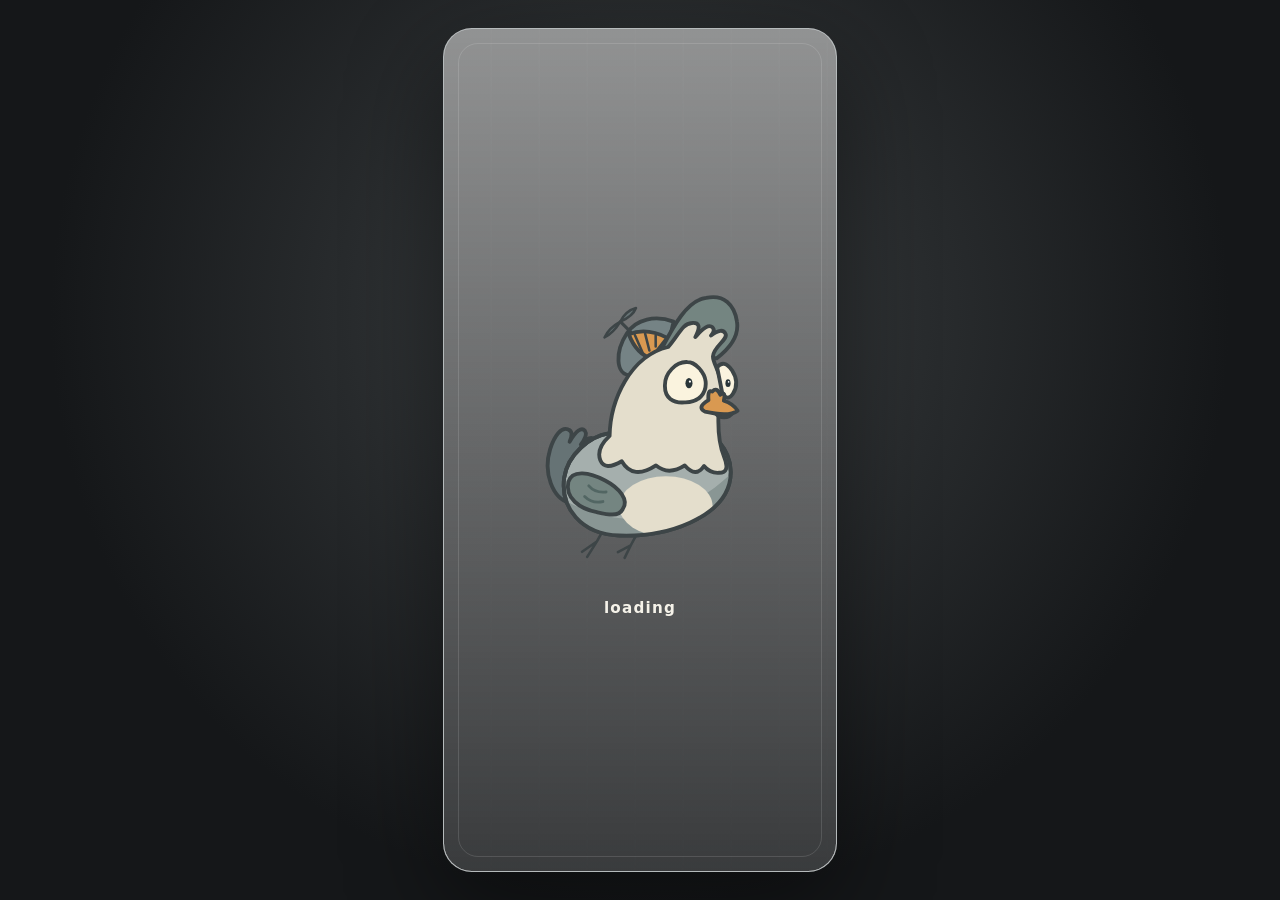
<file: index.html>
<!doctype html>
<html lang="hr">
  <head>
    <meta charset="UTF-8" />
    <meta name="viewport" content="width=device-width, initial-scale=1, viewport-fit=cover, maximum-scale=1, user-scalable=no" />
    <meta name="theme-color" content="#25282b" />
    <meta
      name="description"
      content="Doleti u Dido — mala mobile-first endless flyer igra o golubu koji leti iznad grada."
    />
    <link
      rel="icon"
      type="image/svg+xml"
      href="data:image/svg+xml,%3Csvg xmlns='http://www.w3.org/2000/svg' viewBox='0 0 64 64'%3E%3Crect width='64' height='64' rx='14' fill='%2325282b'/%3E%3Cpath d='M18 15h25v34H18z' fill='%23f5b82e'/%3E%3Cpath d='M43 23h7v18h-7' fill='none' stroke='%23f5b82e' stroke-width='6'/%3E%3Cpath d='M18 15h25v8H18z' fill='%23fff4c4'/%3E%3C/svg%3E"
    />
    <title>Doleti u Dido</title>
    <link rel="stylesheet" href="./styles/style.css" />
  </head>
  <body>
    <main class="game-shell" aria-label="Doleti u Dido — endless flyer igra">
      <canvas id="game-canvas" aria-label="Prostor igre"></canvas>

      <section id="loading-screen" class="screen screen-loading" aria-label="Učitavanje igre">
        <img class="loading-image" src="./assets/images/bird/bird_image.svg" alt="Doleti u Dido" />
        <p class="loading-line">loading</p>
        <p class="loading-line loading-tap" hidden>tap</p>
      </section>

      <section id="hud" class="hud" aria-label="Rezultat igre" hidden>
        <div class="hud-block hud-health" aria-label="Životi">
          <svg class="health-heart" viewBox="0 0 24 24" aria-label="Život 1"><path d="M12 21S3 15.2 3 8.5A4.5 4.5 0 0 1 12 6a4.5 4.5 0 0 1 9 2.5C21 15.2 12 21 12 21Z"/></svg>
          <svg class="health-heart" viewBox="0 0 24 24" aria-label="Život 2"><path d="M12 21S3 15.2 3 8.5A4.5 4.5 0 0 1 12 6a4.5 4.5 0 0 1 9 2.5C21 15.2 12 21 12 21Z"/></svg>
          <svg class="health-heart" viewBox="0 0 24 24" aria-label="Život 3"><path d="M12 21S3 15.2 3 8.5A4.5 4.5 0 0 1 12 6a4.5 4.5 0 0 1 9 2.5C21 15.2 12 21 12 21Z"/></svg>
        </div>
        <div class="hud-block hud-beer" aria-label="Skupljene pive">
          <span class="beer-icon" aria-hidden="true"></span>
          <strong id="beer-value">0</strong>
        </div>
        <div class="hud-block hud-coffee" aria-label="Skupljene kave">
          <span class="coffee-icon" aria-hidden="true">
            <span class="coffee-steam"></span>
          </span>
          <strong id="coffee-value">0</strong>
        </div>
      </section>

      <section id="start-screen" class="screen screen-start">
        <div class="brand-mark" aria-hidden="true">
          <span class="wing wing-left"></span>
          <span class="mug"><span></span></span>
          <span class="wing wing-right"></span>
        </div>
        <p class="eyebrow">&nbsp;</p>
        <h1>Doleti<br />u Dido</h1>
        <p class="screen-copy">Drži goluba u zraku.</p>
        <button id="play-button" class="primary-button" type="button">
          <span>IGRAJ</span>
          <span aria-hidden="true">→</span>
        </button>
        <p class="control-hint"><span>Tap</span> ili <kbd>Space</kbd> za zamah</p>
      </section>

      <section id="game-over-screen" class="screen screen-over" hidden>
        <p class="eyebrow">LET JE ZAVRŠEN</p>
        <h2>KRAJ<br />RUNDE</h2>
        <div class="results" aria-label="Rezultati runde">
          <div class="result-main">
            <span>UKUPNO</span>
            <strong id="final-score">0</strong>
          </div>
          <div>
            <span>PIVE</span>
            <strong id="final-beers">0</strong>
          </div>
          <div>
            <span>KAVE</span>
            <strong id="final-coffees">0</strong>
          </div>
        </div>
        <button id="replay-button" class="primary-button" type="button">
          <span>PONOVNO</span>
          <span aria-hidden="true">↻</span>
        </button>
      </section>

      <section id="pause-overlay" class="pause-overlay" hidden>
        <h2>PAUZA</h2>
        <p>Pritisni Esc ili P za nastavak</p>
      </section>

      <div id="touch-prompt" class="touch-prompt" hidden aria-hidden="true">
        TAPNI ZA ZAMAH
      </div>
    </main>

    <script src="./assets/backgrounds/renderer.js"></script>
    <script src="./src/debuglos.js"></script>
    <script type="module" src="./src/main.js"></script>
  </body>
</html>
</file>
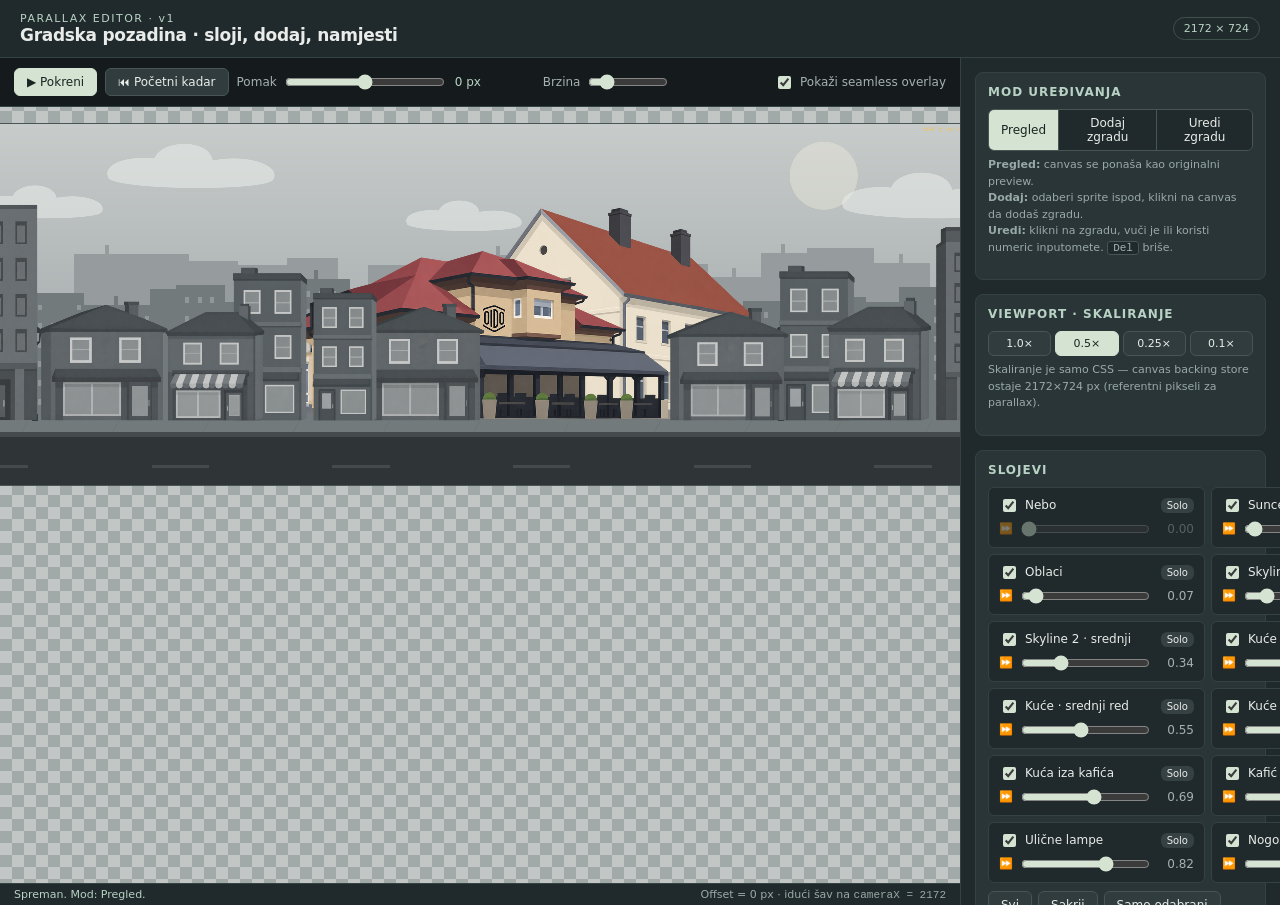
<file: assets/00_Materijali/parallax-city/editor.html>
<!doctype html>
<html lang="hr">
<meta charset="utf-8">
<meta name="viewport" content="width=device-width, initial-scale=1">
<title>Parallax editor · Gradska pozadina</title>
<style>
  :root {
    --bg: #151b1d;
    --bg-card: #202a2c;
    --bg-card-2: #2a3538;
    --border: #354244;
    --border-2: #495554;
    --fg: #e9ece8;
    --fg-dim: #a5b0af;
    --fg-dimmer: #99aaa6;
    --accent: #d4e3d2;
    --accent-2: #b8d2c3;
    --danger: #e07b6b;
    --warn: #e9c46a;
  }
  * { box-sizing: border-box; }
  body {
    margin: 0;
    background: var(--bg);
    color: var(--fg);
    font: 14px system-ui, -apple-system, sans-serif;
    overflow: hidden;
    height: 100vh;
  }
  header {
    display: flex;
    align-items: center;
    justify-content: space-between;
    gap: 16px;
    padding: 12px 20px;
    border-bottom: 1px solid var(--border);
    background: var(--bg-card);
  }
  header h1 {
    font-size: 17px;
    margin: 0;
    letter-spacing: -0.3px;
  }
  header .tag {
    color: var(--accent-2);
    font-size: 11px;
    letter-spacing: 1.5px;
  }
  header .pill {
    font-size: 11px;
    color: var(--accent-2);
    border: 1px solid #40504a;
    padding: 4px 10px;
    border-radius: 30px;
  }
  .layout {
    display: grid;
    grid-template-columns: 1fr 320px;
    height: calc(100vh - 53px);
  }
  @media (max-width: 1000px) {
    .layout { grid-template-columns: 1fr; grid-template-rows: 1fr auto; }
    .sidebar { max-height: 40vh; overflow-y: auto; }
  }
  .stage {
    display: flex;
    flex-direction: column;
    overflow: hidden;
  }
  .stage-toolbar {
    display: flex;
    flex-wrap: wrap;
    gap: 8px;
    align-items: center;
    padding: 10px 14px;
    border-bottom: 1px solid var(--border);
    background: var(--bg);
  }
  .stage-canvas-wrap {
    flex: 1;
    overflow: auto;
    background: repeating-conic-gradient(#a2a9a9 0 25%, #c2c6c4 0 50%) 0/24px 24px;
    padding: 16px;
    position: relative;
    display: flex;
    align-items: flex-start;
    justify-content: center;
  }
  canvas#scene {
    display: block;
    width: 100%;
    height: auto;
    max-width: 100%;
    background: #fff;
    border: 1px solid var(--border-2);
    image-rendering: pixelated;
  }
  .sidebar {
    background: var(--bg-card);
    border-left: 1px solid var(--border);
    overflow-y: auto;
    padding: 14px;
    display: flex;
    flex-direction: column;
    gap: 14px;
  }
  .section {
    background: var(--bg-card-2);
    border: 1px solid var(--border);
    border-radius: 8px;
    padding: 12px;
  }
  .section h2 {
    margin: 0 0 10px;
    font-size: 12px;
    letter-spacing: 1px;
    color: var(--accent-2);
    text-transform: uppercase;
  }
  .row {
    display: flex;
    align-items: center;
    gap: 8px;
    padding: 5px 0;
    font-size: 13px;
  }
  .row label { flex: 1; color: var(--fg-dim); }
  .row .value { font-variant-numeric: tabular-nums; min-width: 50px; text-align: right; color: var(--fg); }
  input[type="range"] { accent-color: var(--accent); flex: 1; min-width: 60px; }
  input[type="checkbox"] { accent-color: var(--accent); }
  button, .btn {
    background: #303c3d;
    border: 1px solid var(--border-2);
    border-radius: 6px;
    padding: 6px 12px;
    cursor: pointer;
    color: inherit;
    font: inherit;
    font-size: 12px;
    transition: background 0.1s;
  }
  button:hover, .btn:hover { background: #455454; }
  button.primary, .btn.primary {
    color: #182521;
    background: var(--accent);
    border-color: var(--accent);
    font-weight: 500;
  }
  button.primary:hover { background: #c5d8c2; }
  button.danger {
    background: #5a3a35;
    border-color: #8b5a52;
    color: var(--danger);
  }
  button.danger:hover { background: #6b463f; }
  button.active {
    background: var(--accent);
    color: #182521;
    border-color: var(--accent);
  }
  button:disabled { opacity: 0.4; cursor: wait; }
  .grid-5 {
    display: grid;
    grid-template-columns: repeat(2, 1fr);
    gap: 6px;
  }
  @media (min-width: 1400px) { .grid-5 { grid-template-columns: repeat(3, 1fr); } }
  .layer-card {
    background: var(--bg-card);
    border: 1px solid var(--border);
    border-radius: 6px;
    padding: 8px 10px;
    font-size: 12px;
  }
  .layer-card.selected {
    border-color: var(--accent);
    box-shadow: 0 0 0 1px var(--accent);
  }
  .layer-card.fixed .speed-row { opacity: 0.4; }
  .layer-card .head {
    display: flex;
    align-items: center;
    gap: 6px;
    margin-bottom: 4px;
  }
  .layer-card .head label {
    flex: 1;
    overflow: hidden;
    text-overflow: ellipsis;
    white-space: nowrap;
    color: var(--fg);
  }
  .speed-row {
    display: flex;
    gap: 6px;
    align-items: center;
    margin-top: 4px;
  }
  .speed-row input { flex: 1; }
  .speed-row output { min-width: 36px; text-align: right; font-variant-numeric: tabular-nums; color: var(--fg-dim); }
  .sprite-card {
    background: var(--bg-card);
    border: 1px solid var(--border);
    border-radius: 6px;
    padding: 8px;
    cursor: grab;
    text-align: center;
    user-select: none;
  }
  .sprite-card:hover { border-color: var(--accent); }
  .sprite-card.selected { border-color: var(--accent); background: #2a3538; }
  .sprite-card .preview {
    width: 100%;
    height: 64px;
    background: repeating-conic-gradient(#3a4444 0 25%, #4a5454 0 50%) 0/12px 12px;
    border-radius: 4px;
    margin-bottom: 6px;
    display: flex;
    align-items: center;
    justify-content: center;
    overflow: hidden;
  }
  .sprite-card .preview img { max-width: 100%; max-height: 100%; display: block; }
  .sprite-card .name {
    font-size: 11px;
    color: var(--fg-dim);
  }
  .selected-info {
    font-size: 12px;
    line-height: 1.5;
  }
  .selected-info .field {
    display: grid;
    grid-template-columns: 60px 1fr;
    align-items: center;
    gap: 6px;
    margin: 3px 0;
  }
  .selected-info input[type="number"] {
    background: var(--bg-card);
    border: 1px solid var(--border-2);
    border-radius: 4px;
    padding: 3px 6px;
    color: var(--fg);
    width: 100%;
    font: inherit;
    font-variant-numeric: tabular-nums;
  }
  .selected-info .label {
    color: var(--fg-dim);
    font-size: 11px;
  }
  .scale-row {
    display: grid;
    grid-template-columns: repeat(4, 1fr);
    gap: 4px;
    margin-top: 6px;
  }
  .scale-row button { padding: 5px 0; font-size: 11px; }
  textarea.export {
    width: 100%;
    background: var(--bg);
    color: var(--fg);
    border: 1px solid var(--border-2);
    border-radius: 4px;
    padding: 6px;
    font-family: ui-monospace, Menlo, monospace;
    font-size: 11px;
    line-height: 1.4;
    resize: vertical;
    min-height: 100px;
    max-height: 280px;
  }
  .status-bar {
    font-size: 11px;
    color: var(--fg-dimmer);
    padding: 4px 14px;
    border-top: 1px solid var(--border);
    background: var(--bg-card);
    display: flex;
    justify-content: space-between;
    gap: 12px;
    flex-wrap: wrap;
  }
  .status-bar .ok { color: var(--accent-2); }
  .status-bar .err { color: var(--danger); }
  .mode-toggle {
    display: flex;
    gap: 0;
    border: 1px solid var(--border-2);
    border-radius: 6px;
    overflow: hidden;
  }
  .mode-toggle button {
    border-radius: 0;
    border: 0;
    border-right: 1px solid var(--border-2);
    background: var(--bg-card);
    padding: 6px 12px;
    font-size: 12px;
  }
  .mode-toggle button:last-child { border-right: 0; }
  .mode-toggle button.active { background: var(--accent); color: #182521; }
  .legend {
    display: flex;
    gap: 10px;
    font-size: 11px;
    color: var(--fg-dimmer);
    align-items: center;
  }
  .legend .dot { display: inline-block; width: 8px; height: 8px; border-radius: 50%; margin-right: 4px; vertical-align: middle; }
  .legend .dot.bbox { background: var(--warn); }
  .legend .dot.handle { background: var(--accent); }
  .legend .dot.selected { background: var(--warn); border: 2px solid var(--accent); }
  .small-note { font-size: 11px; color: var(--fg-dimmer); line-height: 1.5; margin-top: 6px; }
  .kbd {
    background: var(--bg-card);
    border: 1px solid var(--border-2);
    border-radius: 3px;
    padding: 0 5px;
    font: 11px ui-monospace, Menlo, monospace;
    color: var(--fg-dim);
  }
</style>
<main>
  <header>
    <div>
      <div class="tag">PARALLAX EDITOR · v1</div>
      <h1>Gradska pozadina · sloji, dodaj, namjesti</h1>
    </div>
    <span class="pill" id="canvas-info">2172 × 724</span>
  </header>
  <div class="layout">
    <div class="stage">
      <div class="stage-toolbar">
        <button id="play" class="primary" disabled>▶ Pokreni</button>
        <button id="reset">⏮ Početni kadar</button>
        <label style="display:flex;align-items:center;gap:6px;color:var(--fg-dim);font-size:12px;">
          Pomak <input id="camera" type="range" min="-8000" max="8000" step="1" value="0" style="width:160px;">
        </label>
        <span id="status" style="font-size:12px;color:var(--accent-2);min-width:80px;">Učitavanje…</span>
        <label style="display:flex;align-items:center;gap:6px;color:var(--fg-dim);font-size:12px;">
          Brzina <input id="velocity" type="range" min="0" max="600" value="100" style="width:80px;">
        </label>
        <span style="flex:1"></span>
        <label style="display:flex;align-items:center;gap:6px;color:var(--fg-dim);font-size:12px;">
          <input type="checkbox" id="show-loop" checked> Pokaži seamless overlay
        </label>
      </div>
      <div class="stage-canvas-wrap" id="canvas-wrap">
        <canvas id="scene" width="2172" height="724" aria-label="Parallax editor canvas"></canvas>
      </div>
      <div class="status-bar">
        <span id="hint">Učitavam asset-e…</span>
        <span id="loop-info"></span>
      </div>
    </div>
    <aside class="sidebar">
      <div class="section">
        <h2>Mod uređivanja</h2>
        <div class="mode-toggle" id="mode-toggle">
          <button data-mode="view" class="active">Pregled</button>
          <button data-mode="add">Dodaj zgradu</button>
          <button data-mode="edit">Uredi zgradu</button>
        </div>
        <p class="small-note">
          <strong>Pregled:</strong> canvas se ponaša kao originalni preview.<br>
          <strong>Dodaj:</strong> odaberi sprite ispod, klikni na canvas da dodaš zgradu.<br>
          <strong>Uredi:</strong> klikni na zgradu, vuči je ili koristi numeric inputomete.
          <span class="kbd">Del</span> briše.
        </p>
      </div>

      <div class="section">
        <h2>Viewport · skaliranje</h2>
        <div class="scale-row" id="scale-row">
          <button data-scale="1">1.0×</button>
          <button data-scale="0.5" class="active">0.5×</button>
          <button data-scale="0.25">0.25×</button>
          <button data-scale="0.1">0.1×</button>
        </div>
        <p class="small-note">Skaliranje je samo CSS — canvas backing store ostaje 2172×724 px (referentni pikseli za parallax).</p>
      </div>

      <div class="section">
        <h2>Slojevi</h2>
        <div class="grid-5" id="layers"></div>
        <div style="margin-top:8px;display:flex;gap:6px;flex-wrap:wrap;">
          <button id="all">Svi</button>
          <button id="none">Sakrij</button>
          <button id="solo-active">Samo odabrani</button>
        </div>
      </div>

      <div class="section" id="sprite-library">
        <h2>Sprite library (za Dodaj mod)</h2>
        <div class="grid-5" id="sprites"></div>
        <p class="small-note">Sprite-ovi dolaze iz <code>sprites/building-*.png</code>. Dimenzije su iz manifest.json.</p>
      </div>

      <div class="section" id="selected-section" style="display:none;">
        <h2>Odabrana zgrada</h2>
        <div class="selected-info" id="selected-info"></div>
        <div style="margin-top:8px;display:flex;gap:6px;flex-wrap:wrap;">
          <button class="danger" id="delete-building">Obriši</button>
          <button id="duplicate-building">Dupliciraj</button>
        </div>
      </div>

      <div class="section">
        <h2>Export</h2>
        <div style="display:flex;gap:6px;flex-wrap:wrap;margin-bottom:6px;">
          <button id="export-manifest" class="primary">📋 manifest.json patch</button>
          <button id="export-game">🎮 game.js settings</button>
        </div>
        <textarea class="export" id="export-area" placeholder="Klikni export gumb da generiraš JSON / JS snippet za drop-in."></textarea>
        <p class="small-note">Patch sadrži samo razlike od originalnog manifest.json — siguran za copy-paste.</p>
      </div>
    </aside>
  </div>
</main>
<script type="module">
  import { loadParallax } from './parallax.js';

  // ============ STATE ============
  const state = {
    mode: 'view',           // 'view' | 'add' | 'edit'
    scale: 0.5,             // viewport scale
    cameraX: 0,
    playing: false,
    lastTime: 0,
    selectedLayerId: null,  // layer for adding buildings
    selectedSprite: null,   // { id, width, height }
    selectedBuilding: null, // { layerId, index }
    showLoop: true,
    buildingOverrides: {},  // { layerId: [ { asset, x, y, width, height }, ... ] } — replaces manifest.layers[i].buildings
    originalManifest: null,
    parallax: null,         // parallax engine instance
  };

  // ============ DOM ============
  const $ = (sel) => document.querySelector(sel);
  const canvas = $('#scene');
  const ctx = canvas.getContext('2d');
  const W = canvas.width, H = canvas.height;
  const layersEl = $('#layers');
  const spritesEl = $('#sprites');
  const exportArea = $('#export-area');
  const selectedSection = $('#selected-section');
  const selectedInfo = $('#selected-info');
  const loopInfo = $('#loop-info');
  const hint = $('#hint');
  const status = $('#status');

  // ============ BOOT ============
  // Use parallax engine to load images & keep original draw loop.
  // We also keep the raw layer data so we can edit buildings.
  async function boot() {
    try {
      // Fetch raw manifest (we need buildings array which parallax.js strips).
      const manifestResp = await fetch('./manifest.json');
      if (!manifestResp.ok) throw new Error(`manifest ${manifestResp.status}`);
      state.originalManifest = await manifestResp.json();

      // Initialize parallax engine for drawing.
      state.parallax = await loadParallax('./');

      // Build UI.
      buildLayerCards();
      buildSpriteLibrary();

      // Apply initial state from URL hash (for sharing presets).
      applyHash();

      // Preload sprite images for building overlay.
      await preloadSprites();

      // Wire events.
      wireEvents();

      // First draw.
      draw();
      hint.textContent = 'Spreman. Mod: Pregled.';
      hint.className = 'ok';
      $('#play').disabled = false;
    } catch (e) {
      console.error(e);
      hint.innerHTML = `<span class="err">Greška: ${e.message}</span><br>Provjeri da editor pokrećeš kroz <code>python3 -m http.server</code> u ovom direktoriju.`;
      hint.className = 'err';
    }
  }

  // ============ LAYER CARDS ============
  function buildLayerCards() {
    layersEl.innerHTML = '';
    for (const layer of state.originalManifest.layers) {
      const card = document.createElement('div');
      card.className = 'layer-card';
      if (layer.parallax === 0 || layer.repeat === 'fixed') card.classList.add('fixed');
      card.dataset.layerId = layer.id;
      card.innerHTML = `
        <div class="head">
          <input type="checkbox" id="toggle-${layer.id}" checked>
          <label for="toggle-${layer.id}">${layer.label}</label>
          <button class="solo" style="padding:2px 6px;font-size:10px;border:0;background:#364144;">Solo</button>
        </div>
        <div class="speed-row">
          <span style="font-size:11px;color:var(--fg-dimmer);">⏩</span>
          <input type="range" min="0" max="1.2" step="0.01" value="${layer.parallax}" data-role="speed">
          <output>${layer.parallax.toFixed(2)}</output>
        </div>
      `;
      // Toggle
      card.querySelector(`#toggle-${layer.id}`).onchange = (e) => {
        state.parallax.manifest.layers.find(l => l.id === layer.id).enabled = e.target.checked;
        // Note: parallax.js doesn't expose layer toggling. We hack via speeds.
        // Workaround: we drive the draw loop ourselves below, not via parallax.draw().
        draw();
      };
      // Solo
      card.querySelector('.solo').onclick = () => {
        const allCards = layersEl.querySelectorAll('.layer-card');
        const allChecks = allCards.forEach(c => {
          const check = c.querySelector('input[type=checkbox]');
          check.checked = (c.dataset.layerId === layer.id);
        });
        draw();
      };
      // Speed
      const slider = card.querySelector('input[data-role="speed"]');
      const out = card.querySelector('output');
      slider.oninput = () => {
        const v = Number(slider.value);
        out.textContent = v.toFixed(2);
        layer.parallax = v;  // live edit
        draw();
      };
      // Make layer clickable to set selected layer for Add mode.
      card.onclick = (e) => {
        if (e.target.tagName === 'INPUT' || e.target.tagName === 'BUTTON') return;
        if (state.mode !== 'add') return;
        state.selectedLayerId = layer.id;
        document.querySelectorAll('.layer-card').forEach(c => c.classList.toggle('selected', c.dataset.layerId === layer.id));
      };
      layersEl.appendChild(card);
    }
  }

  // ============ SPRITE LIBRARY ============
  function buildSpriteLibrary() {
    spritesEl.innerHTML = '';
    for (const sprite of state.originalManifest.buildingSprites) {
      const card = document.createElement('div');
      card.className = 'sprite-card';
      card.dataset.spriteId = sprite.id;
      card.innerHTML = `
        <div class="preview"><img src="${sprite.file}" alt="${sprite.label}" title="${sprite.label}"></div>
        <div class="name">${sprite.label}</div>
      `;
      card.onclick = () => {
        document.querySelectorAll('.sprite-card').forEach(c => c.classList.toggle('selected', c === card));
        state.selectedSprite = { id: sprite.id, width: sprite.width, height: sprite.height };
        if (state.mode !== 'add') setMode('add');
        // Default layer for Add mode: pick first layer with buildings in manifest, or first layer.
        if (!state.selectedLayerId) {
          const firstWithBuildings = state.originalManifest.layers.find(l => l.buildings && l.buildings.length);
          state.selectedLayerId = firstWithBuildings ? firstWithBuildings.id : state.originalManifest.layers[0].id;
          document.querySelectorAll('.layer-card').forEach(c => c.classList.toggle('selected', c.dataset.layerId === state.selectedLayerId));
        }
      };
      spritesEl.appendChild(card);
    }
  }

  // ============ MODES ============
  function setMode(m) {
    state.mode = m;
    document.querySelectorAll('#mode-toggle button').forEach(b => b.classList.toggle('active', b.dataset.mode === m));
    canvas.style.cursor = (m === 'add') ? 'crosshair' : (m === 'edit' ? 'pointer' : 'grab');
    if (m !== 'edit') clearSelection();
    // Don't clear selectedLayerId when switching to add — keep the last selected layer for fast placement.
    if (m === 'view' || m === 'edit') {
      document.querySelectorAll('.layer-card').forEach(c => c.classList.remove('selected'));
      if (m !== 'add') state.selectedLayerId = null;
    }
    hint.textContent = m === 'view' ? 'Mod: Pregled — scroll, pauza, mijenjaj brzine.'
                       : m === 'add' ? `Mod: Dodaj — ${state.selectedSprite ? 'klikni na canvas za postavljanje spritea' : 'odaberi sprite iz libraryja'}${state.selectedLayerId ? ' (ciljni sloj: ' + state.selectedLayerId + ')' : ''}`
                       : 'Mod: Uredi — klikni na zgradu, vuči ili mijenjaj brojeve.';
    hint.className = '';
  }

  // ============ CANVAS EVENTS ============
  let dragBuilding = null;

  function onPointerDown(e) {
    const { x: worldX, y: worldY } = canvasToWorld(e);
    if (state.mode === 'add') {
      if (!state.selectedSprite || !state.selectedLayerId) return;
      addBuilding(state.selectedLayerId, state.selectedSprite.id, worldX, worldY);
      draw();
    } else if (state.mode === 'edit') {
      const hit = pickBuilding(worldX, worldY);
      if (hit) {
        selectBuilding(hit.layerId, hit.index);
        dragBuilding = { layerId: hit.layerId, index: hit.index, startX: worldX, startY: worldY, origX: hit.b.x, origY: hit.b.y };
        if (canvas.setPointerCapture) {
          try { canvas.setPointerCapture(e.pointerId); } catch (_) { /* already released */ }
        }
      } else {
        clearSelection();
        draw();
      }
    } else {
      // Vue mode: scroll-drag the camera.
      dragBuilding = { mode: 'camera', startX: e.clientX, cameraX: state.cameraX };
      if (canvas.setPointerCapture) {
        try { canvas.setPointerCapture(e.pointerId); } catch (_) { /* already released */ }
      }
    }
  }

  function onPointerMove(e) {
    if (!dragBuilding) return;
    if (dragBuilding.mode === 'camera') {
      state.cameraX = dragBuilding.cameraX - (e.clientX - dragBuilding.startX) * (W / canvas.clientWidth);
      $('#camera').value = state.cameraX;
      draw();
    } else {
      // Drag building.
      const { x: worldX, y: worldY } = canvasToWorld(e);
      const dx = worldX - dragBuilding.startX;
      const dy = worldY - dragBuilding.startY;
      const b = getBuilding(dragBuilding.layerId, dragBuilding.index);
      b.x = Math.round(dragBuilding.origX + dx);
      b.y = Math.round(dragBuilding.origY + dy);
      draw();
    }
  }

  canvas.addEventListener('pointerdown', onPointerDown);
  canvas.addEventListener('pointermove', onPointerMove);
  canvas.addEventListener('pointerup', () => { dragBuilding = null; });
  canvas.addEventListener('pointercancel', () => { dragBuilding = null; });

  // Fallback for environments without PointerEvent (older browsers, some test harnesses).
  // We DON'T dispatch a synthetic pointerdown (would double-fire in environments that have both).
  // Instead we directly invoke the handler.
  canvas.addEventListener('mousedown', (e) => {
    if (window.PointerEvent) return;  // browser supports pointer events natively
    onPointerDown(e);
  });
  canvas.addEventListener('mousemove', (e) => {
    if (window.PointerEvent) return;
    onPointerMove(e);
  });
  canvas.addEventListener('mouseup', (e) => {
    if (window.PointerEvent) return;
    if (dragBuilding) dragBuilding = null;
  });

  canvas.addEventListener('keydown', (e) => {
    if (e.key === 'Delete' || e.key === 'Backspace') {
      if (state.selectedBuilding) {
        deleteBuilding(state.selectedBuilding.layerId, state.selectedBuilding.index);
        e.preventDefault();
      }
    }
  });
  // Make canvas focusable so keyboard events fire on it.
  canvas.tabIndex = 0;

  // Map screen → world (canvas backing) coords.
  function canvasToWorld(e) {
    const rect = canvas.getBoundingClientRect();
    const sx = (e.clientX - rect.left) / rect.width;
    const sy = (e.clientY - rect.top) / rect.height;
    return { x: sx * W, y: sy * H };
  }

  // ============ BUILDINGS ============
  function getBuildings(layerId) {
    if (state.buildingOverrides[layerId]) return state.buildingOverrides[layerId];
    const layer = state.originalManifest.layers.find(l => l.id === layerId);
    return (layer && layer.buildings) || [];
  }

  function getBuilding(layerId, index) {
    return getBuildings(layerId)[index];
  }

  function addBuilding(layerId, spriteId, worldX, worldY) {
    const sprite = state.originalManifest.buildingSprites.find(s => s.id === spriteId);
    if (!sprite) return;
    const buildings = getBuildings(layerId).slice();
    const newB = {
      asset: spriteId,
      x: Math.round(worldX - sprite.width / 2),
      y: Math.round(worldY - sprite.height / 2),
      width: sprite.width,
      height: sprite.height,
    };
    buildings.push(newB);
    state.buildingOverrides[layerId] = buildings;
    selectBuilding(layerId, buildings.length - 1);
    if (!document.querySelector(`.layer-card[data-layer-id="${layerId}"] input[type=checkbox]`).checked) {
      // auto-enable layer
      document.querySelector(`.layer-card[data-layer-id="${layerId}"] input[type=checkbox]`).checked = true;
    }
  }

  function deleteBuilding(layerId, index) {
    const buildings = getBuildings(layerId).filter((_, i) => i !== index);
    state.buildingOverrides[layerId] = buildings;
    clearSelection();
    draw();
  }

  function duplicateBuilding(layerId, index) {
    const buildings = getBuildings(layerId).slice();
    const orig = buildings[index];
    buildings.push({ ...orig, x: orig.x + 20 });
    state.buildingOverrides[layerId] = buildings;
    selectBuilding(layerId, buildings.length - 1);
    draw();
  }

  function pickBuilding(worldX, worldY) {
    // Iterate top-down (front-to-back drawn) so front buildings win.
    for (let i = state.originalManifest.layers.length - 1; i >= 0; i--) {
      const layer = state.originalManifest.layers[i];
      if (!layer.buildings) continue;
      const buildings = getBuildings(layer.id);
      for (let j = buildings.length - 1; j >= 0; j--) {
        const b = buildings[j];
        if (worldX >= b.x && worldX <= b.x + b.width && worldY >= b.y && worldY <= b.y + b.height) {
          return { layerId: layer.id, index: j, b };
        }
      }
    }
    return null;
  }

  function selectBuilding(layerId, index) {
    state.selectedBuilding = { layerId, index };
    selectedSection.style.display = 'block';
    renderSelectionEditor();
    draw();
  }

  function clearSelection() {
    state.selectedBuilding = null;
    selectedSection.style.display = 'none';
    draw();
  }

  function renderSelectionEditor() {
    if (!state.selectedBuilding) return;
    const { layerId, index } = state.selectedBuilding;
    const b = getBuilding(layerId, index);
    const layer = state.originalManifest.layers.find(l => l.id === layerId);
    const sprite = state.originalManifest.buildingSprites.find(s => s.id === b.asset);
    selectedInfo.innerHTML = `
      <div class="field"><span class="label">Sloj</span><span>${layer.label}</span></div>
      <div class="field"><span class="label">Sprite</span><span>${sprite ? sprite.label : b.asset}</span></div>
      <div class="field"><span class="label">x</span><input type="number" data-field="x" value="${b.x}"></div>
      <div class="field"><span class="label">y</span><input type="number" data-field="y" value="${b.y}"></div>
      <div class="field"><span class="label">width</span><input type="number" data-field="width" value="${b.width}"></div>
      <div class="field"><span class="label">height</span><input type="number" data-field="height" value="${b.height}"></div>
    `;
    selectedInfo.querySelectorAll('input[data-field]').forEach(input => {
      input.onchange = () => {
        b[input.dataset.field] = Number(input.value);
        draw();
      };
    });
  }

  // ============ DRAW ============
  function draw() {
    // Use parallax engine's draw, then overlay editor graphics.
    // We need a fresh enabled/speeds object each frame because layer speeds live on manifest (mutated above).
    const enabled = {};
    const speeds = {};
    for (const card of layersEl.querySelectorAll('.layer-card')) {
      const id = card.dataset.layerId;
      const check = card.querySelector('input[type=checkbox]');
      enabled[id] = check.checked;
      const slider = card.querySelector('input[data-role="speed"]');
      speeds[id] = Number(slider.value);
    }
    // Clear.
    ctx.clearRect(0, 0, W, H);
    // Draw layers via parallax engine (its draw is self-contained; we monkey-patch by re-using its internal assets list).
    // Workaround: since parallax.js's draw() reads from its own `assets` (closure), we bypass and draw manually.
    drawParallaxManually(enabled, speeds);
    // Overlay: buildings + selection + seamless guide.
    drawBuildingsOverlay();
    if (state.showLoop) drawSeamlessOverlay();
    if (state.selectedBuilding) drawSelectionHandles();
    status.textContent = `${Math.round(state.cameraX)} px`;
    updateLoopInfo();
  }

  function drawParallaxManually(enabled, speeds) {
    // Mirror parallax.js exactly: use the loaded images from state.parallax internals.
    // We don't have direct access to its `assets` array, so we re-fetch the layers and reuse images via cache.
    // Simpler: re-use state.parallax.draw() but pass speeds. The library does support this:
    state.parallax.draw(ctx, state.cameraX, { enabled, speeds });
  }

  function drawBuildingsOverlay() {
    // Compute horizontal offset for each layer (same as parallax draw does).
    for (const layer of state.originalManifest.layers) {
      const speed = Number(document.querySelector(`.layer-card[data-layer-id="${layer.id}"] input[data-role="speed"]`).value);
      const offset = state.cameraX * speed;
      const first = Math.floor(offset / W);
      const buildings = getBuildings(layer.id);
      if (buildings.length === 0) continue;
      for (let tile = first; tile <= first + 1; tile++) {
        const tileX = tile * W - offset;
        // Save for clip — buildings mustn't draw outside the visible 2172-wide canvas.
        ctx.save();
        ctx.beginPath();
        ctx.rect(0, 0, W, H);
        ctx.clip();
        for (const b of buildings) {
          const bx = b.x + tileX;
          // Sprite lookup
          const sprite = state.spriteImages ? state.spriteImages[b.asset] : null;
          if (sprite && sprite.complete) {
            ctx.drawImage(sprite, bx, b.y, b.width, b.height);
          } else {
            // Fallback placeholder if image missing.
            ctx.fillStyle = 'rgba(255, 200, 100, 0.4)';
            ctx.fillRect(bx, b.y, b.width, b.height);
          }
        }
        ctx.restore();
      }
    }
  }

  function drawSeamlessOverlay() {
    // For each parallax layer, compute its seam position and draw the line.
    // The "true" wraparound happens at the road layer (speed=1), so we use that as ground truth.
    const speed = 1;  // road layer speed (the "true" camera)
    const offset = state.cameraX * speed;
    const first = Math.floor(offset / W);
    const nextSeamX = (first + 1) * W - offset;
    // Draw the next seam line. It cycles through positions in [0, W].
    ctx.save();
    // Always-visible vertical line at the right edge of current tile.
    ctx.strokeStyle = 'rgba(233, 196, 106, 0.85)';
    ctx.lineWidth = 1;
    ctx.setLineDash([4, 4]);
    ctx.beginPath();
    ctx.moveTo(nextSeamX, 0);
    ctx.lineTo(nextSeamX, H);
    ctx.stroke();
    // Ghost line on the left edge too (where the previous one wrapped from).
    if (nextSeamX > 50 && nextSeamX < W - 50) {
      ctx.strokeStyle = 'rgba(184, 210, 195, 0.5)';
      ctx.beginPath();
      ctx.moveTo(nextSeamX - W, 0);
      ctx.lineTo(nextSeamX - W, H);
      ctx.stroke();
    }
    // Label.
    ctx.fillStyle = 'rgba(233, 196, 106, 0.95)';
    ctx.font = '11px ui-monospace, Menlo, monospace';
    const wrapX = (first + 1) * W;
    ctx.fillText(`SEAM @ worldX=${wrapX} (canvas X=${nextSeamX.toFixed(0)})`, Math.max(4, Math.min(nextSeamX - 200, W - 200)), 14);
    ctx.restore();
  }

  function drawSelectionHandles() {
    const { layerId, index } = state.selectedBuilding;
    const speed = Number(document.querySelector(`.layer-card[data-layer-id="${layerId}"] input[data-role="speed"]`).value);
    const offset = state.cameraX * speed;
    const first = Math.floor(offset / W);
    const b = getBuilding(layerId, index);
    // Draw bbox for visible tiles (handle only current + next).
    for (let tile = first; tile <= first + 1; tile++) {
      const tileX = tile * W - offset;
      const bx = b.x + tileX;
      // Skip if completely off-canvas.
      if (bx + b.width < 0 || bx > W) continue;
      ctx.save();
      ctx.strokeStyle = 'rgba(233, 196, 106, 0.95)';
      ctx.lineWidth = 2;
      ctx.setLineDash([]);
      ctx.strokeRect(bx, b.y, b.width, b.height);
      // Corner handles.
      ctx.fillStyle = 'rgba(212, 227, 210, 1)';
      const corners = [
        [bx, b.y], [bx + b.width, b.y],
        [bx, b.y + b.height], [bx + b.width, b.y + b.height],
      ];
      for (const [cx, cy] of corners) {
        ctx.fillRect(cx - 3, cy - 3, 7, 7);
      }
      ctx.restore();
    }
  }

  function updateLoopInfo() {
    const offset = state.cameraX * 1;
    const first = Math.floor(offset / W);
    const nextSeamX = (first + 1) * W;
    loopInfo.innerHTML = `Offset = ${offset.toFixed(0)} px · idući šav na <code>cameraX = ${nextSeamX.toFixed(0)}</code>`;
  }

  // ============ EXPORT ============
  function exportManifestPatch() {
    if (Object.keys(state.buildingOverrides).length === 0 && !anySpeedChanged()) {
      exportArea.value = '// Nema promjena. Dodaj ili pomakni zgradu pa pokušaj opet.';
      return;
    }
    const patch = {
      _comment: 'Patch diff za manifest.json — samo slojevi s promjenama.',
    };
    let hasChanges = false;
    for (const layer of state.originalManifest.layers) {
      const origBuildings = layer.buildings || null;
      const newBuildings = state.buildingOverrides[layer.id] || null;
      const buildingsChanged = JSON.stringify(origBuildings) !== JSON.stringify(newBuildings);
      const sliderEl = document.querySelector(`.layer-card[data-layer-id="${layer.id}"] input[data-role="speed"]`);
      const newSpeed = Number(sliderEl.value);
      const speedChanged = Math.abs(newSpeed - layer.parallax) > 0.001;
      if (!buildingsChanged && !speedChanged) continue;
      // Only include layers with buildings changes if they actually exist (non-null).
      // This avoids polluting the patch with "buildings: null" entries for layers
      // the user never touched.
      if (buildingsChanged && !state.buildingOverrides[layer.id]) continue;
      hasChanges = true;
      const entry = { id: layer.id };
      if (speedChanged) entry.parallax = Number(newSpeed.toFixed(2));
      if (buildingsChanged && state.buildingOverrides[layer.id]) entry.buildings = state.buildingOverrides[layer.id];
      patch[layer.id] = entry;
    }
    if (!hasChanges) {
      exportArea.value = '// Nema promjena.';
      return;
    }
    exportArea.value = JSON.stringify(patch, null, 2);
    exportArea.select();
  }

  function exportGameSettings() {
    const speeds = {};
    for (const card of layersEl.querySelectorAll('.layer-card')) {
      speeds[card.dataset.layerId] = Number(card.querySelector('input[data-role="speed"]').value);
    }
    const code = `// Drop-in za game.js.
// U konstruktoru Game klase (ili init()):
//   import { loadParallax } from './assets/00_Materijali/parallax-city/parallax.js';
//   this.background = await loadParallax('./assets/00_Materijali/parallax-city/');
//
// U draw() metodi, prije Player/Collectibles:
//   this.background.draw(ctx, this.worldX, {
//     width: ctx.canvas.width,
//     height: ctx.canvas.height,
//     speeds: ${JSON.stringify(speeds, null, 2)},
//   });
//
// VAŽNO: parallax.js NE podržava per-layer enable/disable kroz options.
// Trenutno se svi aktivni slojevi iz manifest.json crtaju.
// Ako trebaš toggle (npr. skriveni kafić u start ekranu), koristi enabled objekt.`;
    exportArea.value = code;
    exportArea.select();
  }

  function anySpeedChanged() {
    for (const layer of state.originalManifest.layers) {
      const sliderEl = document.querySelector(`.layer-card[data-layer-id="${layer.id}"] input[data-role="speed"]`);
      if (!sliderEl) continue;
      if (Math.abs(Number(sliderEl.value) - layer.parallax) > 0.001) return true;
    }
    return false;
  }

  // ============ EVENTS ============
  function wireEvents() {
    // Mode toggle.
    document.querySelectorAll('#mode-toggle button').forEach(b => {
      b.onclick = () => setMode(b.dataset.mode);
    });
    // Scale buttons.
    document.querySelectorAll('#scale-row button').forEach(b => {
      b.onclick = () => {
        state.scale = Number(b.dataset.scale);
        document.querySelectorAll('#scale-row button').forEach(x => x.classList.toggle('active', x === b));
        applyScale();
      };
    });
    applyScale();
    // Camera slider.
    $('#camera').oninput = (e) => {
      state.playing = false;
      $('#play').textContent = '▶ Pokreni';
      state.cameraX = Number(e.target.value);
      draw();
    };
    // Play.
    $('#play').onclick = () => {
      state.playing = !state.playing;
      $('#play').textContent = state.playing ? '⏸ Zaustavi' : '▶ Pokreni';
    };
    // Reset.
    $('#reset').onclick = () => {
      state.playing = false;
      $('#play').textContent = '▶ Pokreni';
      state.cameraX = 0;
      $('#camera').value = 0;
      // Reset building overrides.
      state.buildingOverrides = {};
      // Reset speeds.
      for (const card of layersEl.querySelectorAll('.layer-card')) {
        const id = card.dataset.layerId;
        const layer = state.originalManifest.layers.find(l => l.id === id);
        const slider = card.querySelector('input[data-role="speed"]');
        slider.value = layer.parallax;
        card.querySelector('output').textContent = layer.parallax.toFixed(2);
        card.querySelector('input[type=checkbox]').checked = true;
      }
      clearSelection();
      draw();
    };
    // All / None.
    $('#all').onclick = () => {
      layersEl.querySelectorAll('input[type=checkbox]').forEach(c => c.checked = true);
      draw();
    };
    $('#none').onclick = () => {
      layersEl.querySelectorAll('input[type=checkbox]').forEach(c => c.checked = false);
      draw();
    };
    $('#solo-active').onclick = () => {
      // Solo: keep only the layer selected in selectedBuilding (or first layer if none).
      const targetId = state.selectedBuilding ? state.selectedBuilding.layerId
                       : (layersEl.querySelector('.layer-card')?.dataset.layerId);
      if (!targetId) return;
      layersEl.querySelectorAll('.layer-card').forEach(c => {
        c.querySelector('input[type=checkbox]').checked = (c.dataset.layerId === targetId);
      });
      draw();
    };
    // Loop overlay toggle.
    $('#show-loop').onchange = (e) => {
      state.showLoop = e.target.checked;
      draw();
    };
    // Export buttons.
    $('#export-manifest').onclick = exportManifestPatch;
    $('#export-game').onclick = exportGameSettings;
    // Selected building buttons.
    $('#delete-building').onclick = () => {
      if (state.selectedBuilding) deleteBuilding(state.selectedBuilding.layerId, state.selectedBuilding.index);
    };
    $('#duplicate-building').onclick = () => {
      if (state.selectedBuilding) duplicateBuilding(state.selectedBuilding.layerId, state.selectedBuilding.index);
    };
  }

  function applyScale() {
    // CSS-only scale: keep canvas backing store at 2172x724.
    // Use max-width so the canvas fits within the stage; width:100% makes it fill available space.
    canvas.style.maxWidth = `${state.scale * W}px`;
    canvas.style.width = 'auto';
  }

  // ============ HASH SYNC ============
  function applyHash() {
    const hash = location.hash.replace(/^#/, '');
    if (!hash) return;
    const params = new URLSearchParams(hash);
    if (params.has('scale')) {
      state.scale = Number(params.get('scale'));
      document.querySelectorAll('#scale-row button').forEach(b => {
        b.classList.toggle('active', Number(b.dataset.scale) === state.scale);
      });
    }
    if (params.has('mode')) {
      setMode(params.get('mode'));
    }
    if (params.has('camera')) {
      state.cameraX = Number(params.get('camera'));
      $('#camera').value = state.cameraX;
    }
  }

  function updateHash() {
    const params = new URLSearchParams();
    params.set('scale', state.scale);
    params.set('mode', state.mode);
    params.set('camera', Math.round(state.cameraX));
    history.replaceState(null, '', '#' + params.toString());
  }

  // ============ ANIMATION LOOP ============
  function frame(t) {
    const dt = Math.min((t - state.lastTime) / 1000, 0.06);
    state.lastTime = t;
    if (state.playing) {
      state.cameraX += Number($('#velocity').value) * dt;
      $('#camera').value = state.cameraX;
      draw();
    }
    updateHash();
    requestAnimationFrame(frame);
  }

  // ============ PRELOAD SPRITE IMAGES (for overlay) ============
  async function preloadSprites() {
    state.spriteImages = {};
    for (const sprite of state.originalManifest.buildingSprites) {
      const img = new Image();
      img.src = sprite.file;
      await img.decode().catch(() => {});
      state.spriteImages[sprite.id] = img;
    }
  }

  // ============ START ============
  boot();
  requestAnimationFrame(frame);
</script>
</main>
</html>
</file>
<file: styles/style.css>
:root {
  color-scheme: dark;
  font-family: Inter, ui-sans-serif, system-ui, -apple-system, BlinkMacSystemFont, "Segoe UI", sans-serif;
  --ink: #f5f2e9;
  --muted: #aeb3b4;
  --charcoal: #25282b;
  --panel: rgba(26, 28, 30, 0.82);
  --gold: #f5b82e;
  --gold-deep: #d88912;
}

* {
  box-sizing: border-box;
  -webkit-tap-highlight-color: transparent;
}

html,
body {
  width: 100%;
  height: 100%;
  margin: 0;
  overflow: hidden;
  overscroll-behavior: none;
  background: #151719;
}

body {
  display: grid;
  place-items: center;
  touch-action: none;
  user-select: none;
  -webkit-user-select: none;
}

button {
  font: inherit;
}

.game-shell {
  position: relative;
  isolation: isolate;
  width: 100vw;
  height: 100vh;
  height: 100svh;
  overflow: hidden;
  background: #abb0b1;
}

#game-canvas {
  display: block;
  width: 100%;
  height: 100%;
  touch-action: none;
}

.hud {
  position: absolute;
  z-index: 5;
  bottom: max(0.7rem, env(safe-area-inset-bottom));
  left: 0.7rem;
  right: 0.7rem;
  display: grid;
  grid-template-columns: auto 1fr 1fr;
  align-items: stretch;
  gap: 0.4rem;
  pointer-events: none;
}

.hud-block {
  display: flex;
  align-items: center;
  justify-content: center;
  gap: 0.4rem;
  min-height: 2.7rem;
  padding: 0 0.7rem;
  border: 1px solid rgba(255, 255, 255, 0.14);
  border-radius: 0.85rem;
  background: rgba(30, 32, 34, 0.78);
  box-shadow: 0 0.3rem 0.85rem rgba(0, 0, 0, 0.16);
  backdrop-filter: blur(8px);
  color: var(--ink);
  font-size: 0.95rem;
  font-weight: 800;
  font-variant-numeric: tabular-nums;
  overflow: visible;
}

.hud-beer,
.hud-coffee {
  justify-content: center;
}

.hud-health {
  gap: 0.18rem;
  padding: 0 0.5rem;
}

.hud[hidden],
.screen[hidden],
.touch-prompt[hidden] {
  display: none;
}

.pause-overlay[hidden] {
  display: none;
}

.pause-overlay {
  position: absolute;
  z-index: 8;
  inset: 0;
  display: flex;
  flex-direction: column;
  align-items: center;
  justify-content: center;
  color: var(--ink);
  text-align: center;
  background: rgba(12, 14, 16, 0.58);
}

.pause-overlay h2 {
  margin: 0;
  font-size: clamp(3rem, 16vw, 5rem);
}

.pause-overlay p {
  margin: 1rem 0 0;
  color: var(--muted);
  font-size: 1rem;
  font-weight: 700;
}

.poop-indicator {
  display: flex;
  align-items: center;
  gap: .14rem;
  min-height: 3.25rem;
  padding: 0 .45rem;
  border: 1px solid rgba(255,255,255,.14);
  border-radius: .9rem;
  background: rgba(30,32,34,.78);
}
.poop-indicator svg { width: 1.1rem; height: 1.1rem; fill: #8f705a; opacity: .35; transition: fill 200ms ease, opacity 200ms ease; }
.poop-indicator svg.charged { fill: #5d321d; opacity: 1; }
#coffee-boost { color: #f5b82e; font-size: .7rem; font-weight: 800; white-space: nowrap; }

.hud-score,
.hud-pill {
  min-height: 3.25rem;
  border: 1px solid rgba(255, 255, 255, 0.14);
  border-radius: 0.9rem;
  background: rgba(30, 32, 34, 0.78);
  box-shadow: 0 0.35rem 1rem rgba(0, 0, 0, 0.16);
  backdrop-filter: blur(8px);
}

.hud-score {
  display: flex;
  flex-direction: column;
  justify-content: center;
  min-width: 7.5rem;
  padding: 0.48rem 0.72rem;
}

.hud-score span,
.results span {
  color: var(--muted);
  font-size: 0.58rem;
  font-weight: 800;
  letter-spacing: 0.12em;
}

.hud-score strong {
  color: var(--ink);
  font-size: 1.1rem;
  font-variant-numeric: tabular-nums;
  line-height: 1;
}

.hud-distance strong {
  color: var(--gold);
  font-size: 0.78rem;
  font-weight: 800;
  font-variant-numeric: tabular-nums;
  line-height: 1;
}

.hud-pill {
  display: flex;
  align-items: center;
  justify-content: center;
  gap: 0.42rem;
  min-width: 3.65rem;
  padding: 0 0.7rem;
  color: var(--ink);
  font-size: 1rem;
  font-variant-numeric: tabular-nums;
}

.hud-health {
  display: flex;
  gap: 0.2rem;
  align-items: center;
  min-height: 3.25rem;
  padding: 0 0.55rem;
  border: 1px solid rgba(255, 255, 255, 0.14);
  border-radius: 0.9rem;
  background: rgba(30, 32, 34, 0.78);
}

.health-heart {
  width: 1.05rem;
  height: 1.05rem;
  fill: #f06b62;
  stroke: #ffd6c9;
  stroke-width: 1.5;
  transition: opacity 200ms ease, transform 200ms ease;
}

.health-heart.lost {
  opacity: 0.12;
  transform: scale(0.72);
}

/* Beer mug icon — gold body, white foam head, handle on the right.
   Sized to match the coffee cup next to it. */
.beer-icon {
  position: relative;
  display: inline-block;
  width: 1.2rem;
  height: 1.5rem;
  border: 0.16rem solid #fff0bd;
  border-bottom: 0.16rem solid #fff0bd;
  border-radius: 0.16rem 0.16rem 0.22rem 0.22rem;
  background: linear-gradient(180deg, #ffd76b 0%, #f5b82e 60%, #d88912 100%);
  box-shadow: inset 0 0.22rem 0 rgba(255, 255, 255, 0.45),
              0 0 0.55rem rgba(245, 184, 46, 0.55);
}
.beer-icon::before {
  /* Foam head */
  content: "";
  position: absolute;
  top: -0.14rem;
  left: -0.06rem;
  right: -0.06rem;
  height: 0.4rem;
  background: #fff7da;
  border-radius: 0.7rem 0.7rem 0.25rem 0.25rem / 0.7rem 0.7rem 0.25rem 0.25rem;
}
.beer-icon::after {
  /* Handle */
  content: "";
  position: absolute;
  top: 0.36rem;
  right: -0.52rem;
  width: 0.4rem;
  height: 0.62rem;
  border: 0.16rem solid #fff0bd;
  border-left: 0;
  border-radius: 0 0.32rem 0.32rem 0;
}

/* Coffee cup icon — matches the in-level drawCoffee() style:
   a cream-white cup with a handle on the right, two steam wisps rising
   above it, and the same warm gold glow as the beer. Sized to match
   the beer mug (1.2 × 1.5 rem body). */
.coffee-icon {
  position: relative;
  display: inline-block;
  width: 1.2rem;
  height: 1.5rem;
  border: 0.14rem solid #ffffff;
  border-radius: 0.22rem 0.22rem 0.32rem 0.32rem;
  background: #ffffff;
  /* Same warm gold glow as the beer / in-level coffee collectible. */
  box-shadow: 0 0 0.55rem rgba(245, 184, 46, 0.55);
  margin-top: 0.55rem; /* room for steam above */
}

/* Handle — small ear on the right side. */
.coffee-icon::after {
  content: "";
  position: absolute;
  top: 0.5rem;
  right: -0.34rem;
  width: 0.28rem;
  height: 0.5rem;
  border: 0.14rem solid #ffffff;
  border-left: 0;
  border-radius: 0 0.28rem 0.28rem 0;
  background: transparent;
}

/* Steam — two thin wavy lines rising above the cup, drawn on a child
   <span> so they can use ::before and ::after independently of the cup. */
.coffee-steam {
  position: absolute;
  left: 50%;
  top: -0.55rem;
  width: 1rem;
  height: 0.6rem;
  margin-left: -0.5rem;
  pointer-events: none;
}
.coffee-steam::before,
.coffee-steam::after {
  content: "";
  position: absolute;
  top: 0;
  width: 0.16rem;
  height: 0.55rem;
  border-radius: 0.16rem 0.16rem 0 0;
  border: 0.1rem solid #ffffff;
  border-bottom: 0;
  background: transparent;
}
.coffee-steam::before {
  left: 0.2rem;
  height: 0.55rem;
}
.coffee-steam::after {
  right: 0.2rem;
  height: 0.45rem;
  top: 0.05rem;
}

.screen {
  position: absolute;
  z-index: 10;
  inset: 0;
  display: flex;
  flex-direction: column;
  align-items: center;
  justify-content: center;
  padding: max(2rem, env(safe-area-inset-top)) 1.5rem max(2rem, env(safe-area-inset-bottom));
  color: var(--ink);
  text-align: center;
  background:
    linear-gradient(180deg, rgba(24, 26, 28, 0.2), rgba(24, 26, 28, 0.78)),
    repeating-linear-gradient(90deg, transparent 0 46px, rgba(255, 255, 255, 0.022) 47px 48px);
  backdrop-filter: grayscale(0.8) contrast(1.04);
}

.screen::before {
  content: "";
  position: absolute;
  inset: 0.85rem;
  z-index: -1;
  border: 1px solid rgba(255, 255, 255, 0.13);
  border-radius: 1.25rem;
  pointer-events: none;
}

.screen-start {
  justify-content: flex-end;
  padding-bottom: max(2.1rem, calc(env(safe-area-inset-bottom) + 1.25rem));
}

/* Loading screen — shown while parallax PNGs and bird SVG are being fetched
   and decoded. Just a centered image and two short labels, in the same
   dark / gold palette as the rest of the game. */
.screen-loading {
  z-index: 20; /* above other screens so nothing else bleeds through */
  justify-content: center;
  gap: 1.2rem;
  padding-top: max(2rem, env(safe-area-inset-top));
  padding-bottom: max(2rem, env(safe-area-inset-bottom));
}

/* Centered title image — bird.svg is roughly square at its natural size, so
   we cap it at ~38% of the viewport width on phones and let it scale down
   on bigger screens. Aspect-ratio is preserved via the natural width/height
   attributes on the <img>. */
.loading-image {
  width: min(38vw, 14rem);
  height: auto;
  margin-bottom: 0.6rem;
}

.loading-line {
  margin: 0;
  color: var(--ink);
  font-size: 0.95rem;
  font-weight: 700;
  letter-spacing: 0.08em;
  text-align: center;
}

/* Tap-to-continue state. When the parallax + bird SVG have finished
   loading, ui.showTapToContinue() adds .is-tap to the loading screen.
   That class:
     - hides the "loading" line (it has no meaning anymore)
     - shows the .loading-tap line ("tap")
     - spawns a ripple ring under the "tap" text (see @keyframes tap-ripple)
   The bird image stays static — the ripple below the prompt is the only
   visual cue that the screen is alive and waiting. */
.screen-loading.is-tap .loading-line:not(.loading-tap) {
  display: none;
}

.screen-loading.is-tap .loading-tap {
  display: block;
  color: var(--gold);
  font-size: 1.05rem;
  position: relative;
  padding: 0.6rem 1.2rem;
}

/* Ripple ring — pseudo-element absolutely positioned under the "tap" text.
   Expands from a small dot to a wide circle while fading out, then
   restarts. Two ripples with a 0.6 s offset give a continuous "tapping"
   rhythm. */
.screen-loading.is-tap .loading-tap::before,
.screen-loading.is-tap .loading-tap::after {
  content: "";
  position: absolute;
  left: 50%;
  top: 50%;
  width: 0.5rem;
  height: 0.5rem;
  border: 2px solid var(--gold);
  border-radius: 50%;
  transform: translate(-50%, -50%);
  pointer-events: none;
  animation: tap-ripple 1.4s ease-out infinite;
  opacity: 0;
}

.screen-loading.is-tap .loading-tap::after {
  /* Second ripple — half a cycle offset so a new ring is always on
     screen. Without it the rhythm feels like a single thump rather
     than a continuous tap. */
  animation-delay: 0.7s;
}

@keyframes tap-ripple {
  0%   { width: 0.5rem; height: 0.5rem; opacity: 0.8; }
  100% { width: 5rem;   height: 5rem;   opacity: 0;   }
}

/* When the screen is fading out before being detached from the DOM tree,
  give it a short transition so the user doesn't see a hard pop. */
.screen-loading.is-leaving {
  pointer-events: none;
  opacity: 0;
  transition: opacity 320ms ease;
}

/* Offline / fallback toast — used by Game when the parallax JSON failed to
   load and we fell back to the procedural scene. Single instance lives
   inside .game-shell, fades in for ~5 s, then fades out. */
.offline-toast {
  position: absolute;
  z-index: 30;
  bottom: max(1.2rem, env(safe-area-inset-bottom));
  left: 50%;
  transform: translateX(-50%) translateY(0.6rem);
  padding: 0.7rem 1.1rem;
  border: 1px solid rgba(245, 184, 46, 0.45);
  border-radius: 0.7rem;
  color: var(--ink);
  background: rgba(31, 33, 35, 0.92);
  box-shadow: 0 0.6rem 1.6rem rgba(0, 0, 0, 0.32);
  font-size: 0.85rem;
  font-weight: 750;
  letter-spacing: 0.02em;
  opacity: 0;
  pointer-events: none;
  transition: opacity 260ms ease, transform 260ms ease;
  white-space: nowrap;
}
.offline-toast.is-visible {
  opacity: 1;
  transform: translateX(-50%) translateY(0);
}

.brand-mark {
  position: relative;
  display: flex;
  align-items: center;
  justify-content: center;
  width: 7.2rem;
  height: 4.5rem;
  margin-bottom: 1.1rem;
}

.mug {
  position: relative;
  z-index: 2;
  width: 2.5rem;
  height: 3.25rem;
  border: 0.24rem solid #fff1c8;
  border-radius: 0.35rem 0.35rem 0.6rem 0.6rem;
  background: linear-gradient(90deg, #e99f16, #ffc846 55%, #e99f16);
  box-shadow: 0 0.7rem 1.8rem rgba(245, 184, 46, 0.22);
}

.mug::before {
  content: "";
  position: absolute;
  top: -0.2rem;
  left: -0.18rem;
  width: 2.35rem;
  height: 0.72rem;
  border-radius: 0.3rem;
  background: #fff7da;
  box-shadow: 0.45rem -0.23rem 0 -0.08rem #fff7da;
}

.mug::after {
  content: "";
  position: absolute;
  top: 0.54rem;
  right: -1.12rem;
  width: 0.8rem;
  height: 1.55rem;
  border: 0.24rem solid #fff1c8;
  border-left: 0;
  border-radius: 0 0.6rem 0.6rem 0;
}

.wing {
  width: 2.6rem;
  height: 1.45rem;
  border-top: 0.32rem solid #d3d5d2;
  border-radius: 50%;
}

.wing-left {
  transform: rotate(20deg) translateX(0.3rem);
}

.wing-right {
  transform: rotate(-20deg) translateX(-0.3rem);
}

.eyebrow {
  margin: 0 0 0.65rem;
  color: var(--gold);
  font-size: 0.72rem;
  font-weight: 900;
  letter-spacing: 0.22em;
}

h1,
h2 {
  margin: 0;
  color: var(--ink);
  font-family: Impact, Haettenschweiler, "Arial Narrow Bold", sans-serif;
  font-size: clamp(4.2rem, 22vw, 6.5rem);
  font-weight: 900;
  letter-spacing: -0.035em;
  line-height: 0.78;
  text-shadow: 0 0.35rem 0 rgba(0, 0, 0, 0.15);
}

.screen-copy {
  margin: 1.35rem 0 1.45rem;
  color: #d2d5d4;
  font-size: 1rem;
  font-weight: 650;
  line-height: 1.45;
}

.primary-button {
  display: flex;
  align-items: center;
  justify-content: space-between;
  width: min(100%, 20rem);
  min-height: 3.8rem;
  padding: 0 1.2rem;
  border: 0;
  border-radius: 0.85rem;
  color: #211d12;
  background: var(--gold);
  box-shadow: 0 0.45rem 0 var(--gold-deep), 0 0.8rem 1.8rem rgba(0, 0, 0, 0.28);
  font-size: 1rem;
  font-weight: 950;
  letter-spacing: 0.12em;
  cursor: pointer;
  transition: transform 120ms ease, box-shadow 120ms ease, filter 120ms ease;
}

.primary-button:hover {
  filter: brightness(1.06);
}

.primary-button:active {
  transform: translateY(0.22rem);
  box-shadow: 0 0.23rem 0 var(--gold-deep), 0 0.5rem 1.2rem rgba(0, 0, 0, 0.25);
}

.primary-button:focus-visible {
  outline: 0.22rem solid var(--ink);
  outline-offset: 0.2rem;
}

.control-hint {
  margin: 1.05rem 0 0;
  color: var(--muted);
  font-size: 0.82rem;
  font-weight: 650;
}

.control-hint span,
.control-hint kbd {
  color: var(--ink);
}

.control-hint kbd {
  padding: 0.18rem 0.4rem;
  border: 1px solid rgba(255, 255, 255, 0.22);
  border-radius: 0.3rem;
  font-family: inherit;
  font-size: 0.72rem;
}

.screen-over h2 {
  font-size: clamp(3.8rem, 19vw, 5.8rem);
}

.results {
  display: grid;
  grid-template-columns: 1fr 1fr;
  gap: 0.55rem;
  width: min(100%, 20rem);
  margin: 1.6rem 0 1.15rem;
}

.results > div {
  display: flex;
  flex-direction: column;
  align-items: flex-start;
  min-height: 4.6rem;
  padding: 0.75rem 0.85rem;
  border: 1px solid rgba(255, 255, 255, 0.12);
  border-radius: 0.75rem;
  background: var(--panel);
  text-align: left;
}

.results .result-main {
  grid-column: 1 / -1;
  min-height: 5.7rem;
  background: linear-gradient(135deg, rgba(245, 184, 46, 0.18), var(--panel) 70%);
}

.results strong {
  margin-top: 0.14rem;
  color: var(--ink);
  font-size: 1.55rem;
  font-variant-numeric: tabular-nums;
}

.results .result-main strong {
  color: var(--gold);
  font-size: 2.35rem;
}

.touch-prompt {
  position: absolute;
  z-index: 6;
  left: 50%;
  bottom: max(4.5rem, calc(env(safe-area-inset-bottom) + 3rem));
  padding: 0.65rem 0.85rem;
  border-radius: 99px;
  color: #f1f0eb;
  background: rgba(31, 33, 35, 0.7);
  font-size: 0.72rem;
  font-weight: 900;
  letter-spacing: 0.13em;
  transform: translateX(-50%);
  animation: prompt-pulse 1.4s ease-in-out infinite;
  pointer-events: none;
}

@keyframes prompt-pulse {
  0%, 100% { opacity: 0.48; transform: translateX(-50%) scale(0.97); }
  50% { opacity: 1; transform: translateX(-50%) scale(1); }
}

@media (min-width: 700px) {
  body {
    padding: 1.5rem;
    background:
      radial-gradient(circle at 50% 35%, #3c4042, #151719 68%);
  }

  .game-shell {
    width: min(430px, calc((100vh - 3rem) * 0.462));
    height: min(844px, calc(100vh - 3rem));
    border: 1px solid rgba(255, 255, 255, 0.12);
    border-radius: 1.8rem;
    box-shadow: 0 2rem 6rem rgba(0, 0, 0, 0.48);
  }
}

@media (max-height: 660px) {
  .brand-mark { margin-bottom: 0.55rem; transform: scale(0.8); }
  .screen-copy { margin: 0.8rem 0 1rem; }
  .control-hint { margin-top: 0.7rem; }
  .results { margin: 0.9rem 0; }
}

@media (prefers-reduced-motion: reduce) {
  *,
  *::before,
  *::after {
    animation-duration: 0.01ms !important;
    animation-iteration-count: 1 !important;
    scroll-behavior: auto !important;
  }
}
</file>
